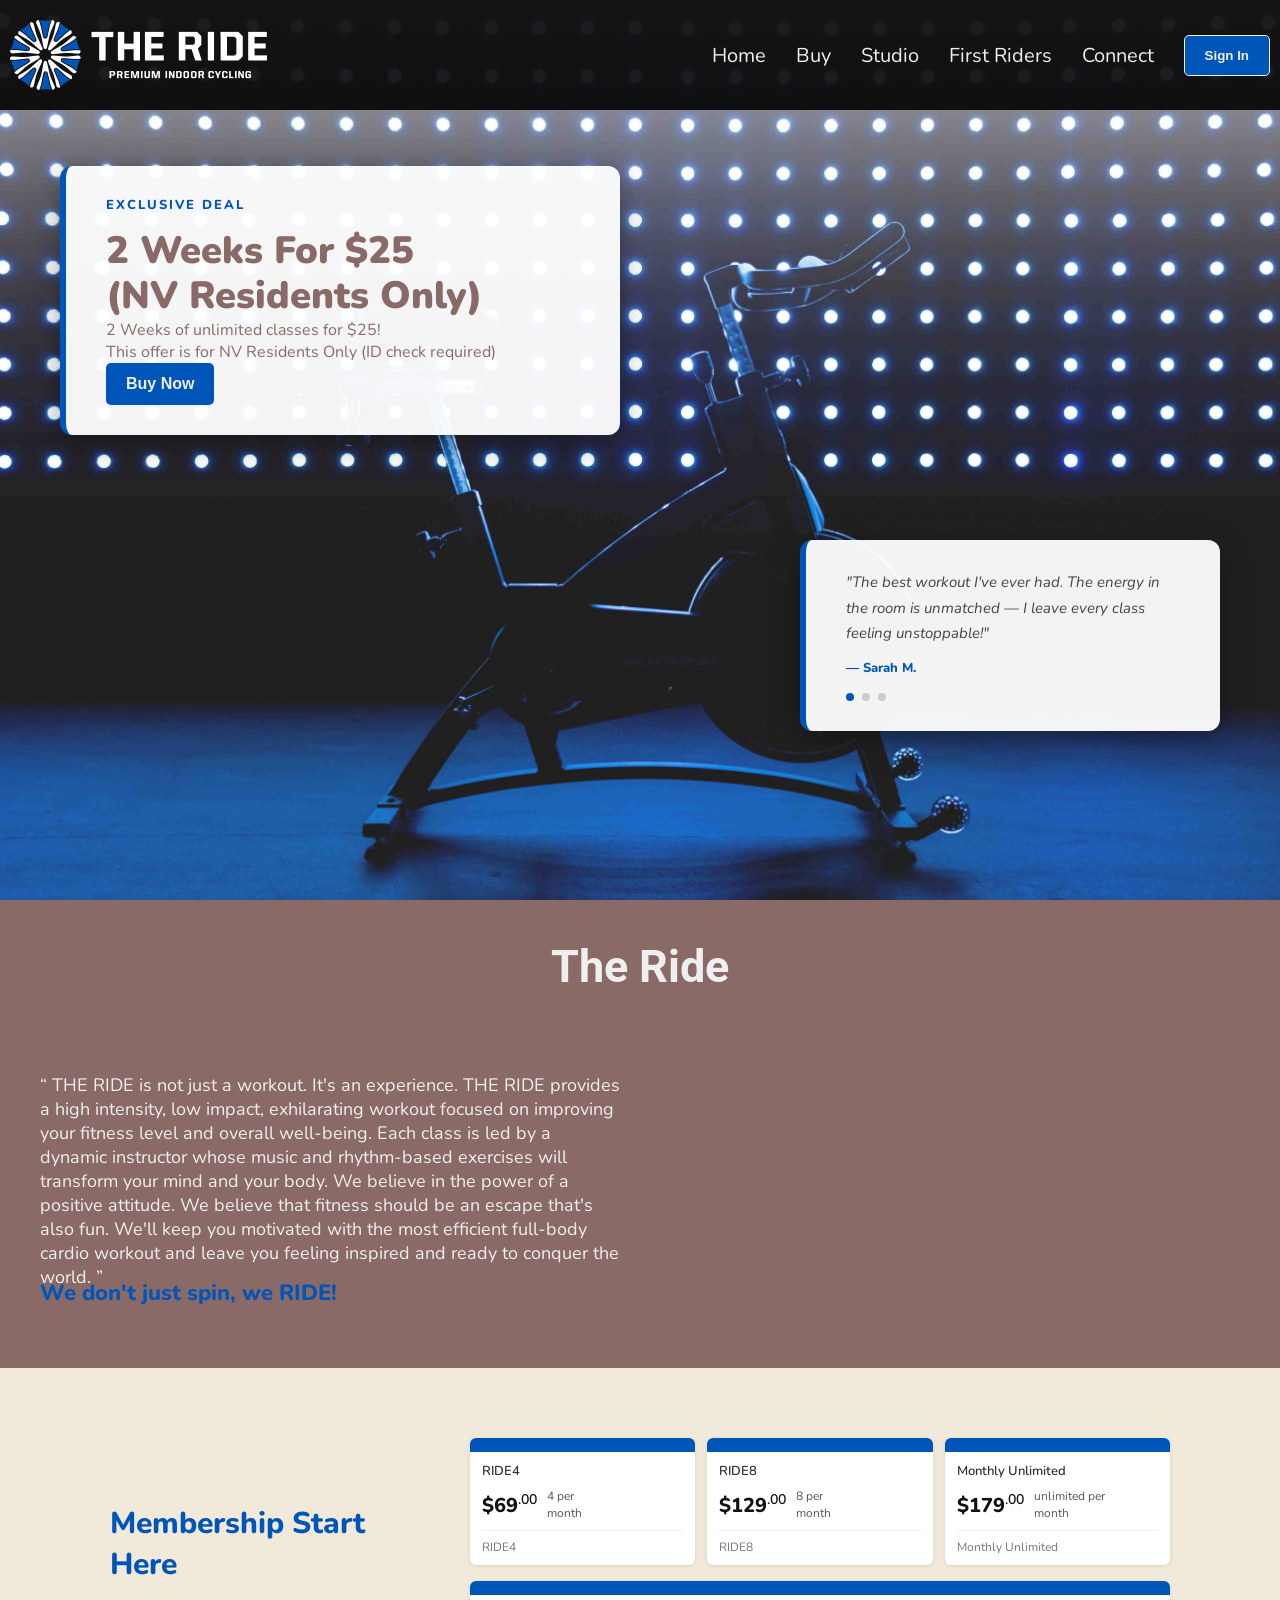
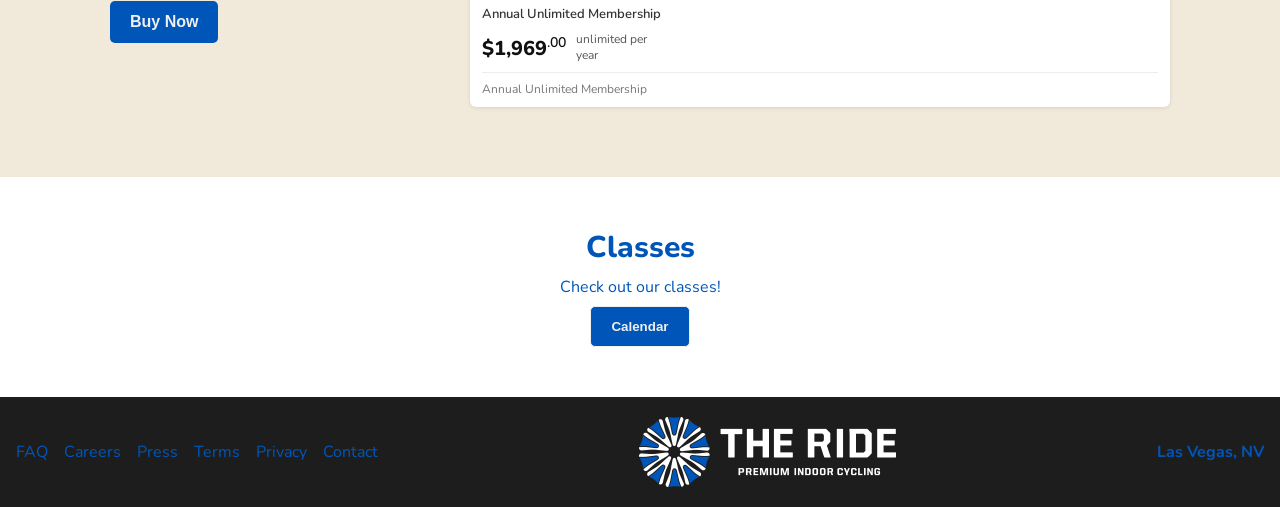
<file: index.html>
<!DOCTYPE html>
<html lang="en">
<head>
    <meta charset="UTF-8">
    <meta name="viewport" content="width=device-width, initial-scale=1.0">
    <title>The Ride Premium Indoor Cycling</title>
    <link rel="stylesheet" type="text/css" href="style.css">
</head>
<body>

    <header id="main-header">
        <div class="container">
                <nav>
                <img src="assets/theridelogo.png" alt="The-Ride-Logo" class="logo">
                 <ul class="nav-list">
                    <li> <a href="index.html">Home</a> </li>
                    <li> <a href="buy.html">Buy</a> </li>
                    <li> <a href="studio.html">Studio</a> </li>
                    <li> <a href="firstriders.html">First Riders</a> </li>
                    <li> <a href="connect.html">Connect</a> </li>
                    <li> <button class="btn btn-secondary">Sign In</button> </li>
                </ul>
            </nav>
        </div>

             <div class="home-header">
                <article class="promo-container"> 
                <h1 class="intro-heading"> 
                    Exclusive Deal
                </h1>

                <h1 class="main-heading"> 
                    2 Weeks For $25 <br>
                    (NV Residents Only)
                </h1>

                <p>
                    2 Weeks of unlimited classes for $25! <br>
                    This offer is for NV Residents Only (ID check required)
                </p>
                
                <button class="btn btn-primary">
                    Buy Now
                </button>
                </article>
            </div>
            
        </div> 

        <section id="testimonials">
            <div class="testimonial-slider">

                <input type="radio" name="testimonial" id="t1" checked>
                <input type="radio" name="testimonial" id="t2">
                <input type="radio" name="testimonial" id="t3">

                <div class="testimonial-card">
                    <p class="testimonial-text">"The best workout I've ever had. The energy in the room is unmatched — I leave every class feeling unstoppable!"</p>
                    <p class="testimonial-author">— Sarah M.</p>
                </div>

                <div class="testimonial-card">
                    <p class="testimonial-text">"I was nervous as a first timer but the instructors made it so welcoming. Now I come 3 times a week!"</p>
                    <p class="testimonial-author">— James R.</p>
                </div>

                <div class="testimonial-card">
                    <p class="testimonial-text">"The music, the lights, the vibe — it does not feel like a workout. It feels like a party on a bike."</p>
                    <p class="testimonial-author">— Kyla T.</p>
                </div>

                <div class="testimonial-dots">
                    <label for="t1" class="dot"></label>
                    <label for="t2" class="dot"></label>
                    <label for="t3" class="dot"></label>
                </div>

            </div>
        </section>

    </header>

    <main>
        <section id="review">
            <div class="container">
                <h1>The Ride</h1>
                 <div class="content-row">
                <p>
                    <q>
                        THE RIDE is not just a workout. It's an experience. THE RIDE provides a high intensity, low impact, 
                        exhilarating workout focused on improving your fitness level and overall well-being. Each class is 
                        led by a dynamic instructor whose music and rhythm-based exercises will transform your mind and your body.
                        We believe in the power of a positive attitude. We believe that fitness should be an escape that's also fun.
                        We'll keep you motivated with the most efficient full-body cardio workout and leave you feeling inspired and 
                        ready to conquer the world.
                    </q>
                </p>
                <div class="video">
                <iframe width="560" height="315" src="https://www.youtube.com/embed/-xD1c1HB2U4?si=TEjBEC9STP36n8Jj" title="YouTube video player" frameborder="0" allow="accelerometer; autoplay; clipboard-write; encrypted-media; gyroscope; picture-in-picture; web-share" referrerpolicy="strict-origin-when-cross-origin" allowfullscreen></iframe>  
                </div>

            </div>
            <h3 class="text"> We don't just spin, we RIDE!</h3>
        
        </section>

        <section id="membership">
    <div class="container">
        <div class="membership-content">
            <h1>Membership Start Here</h1>
            <button class="btn btn-primary">Buy Now</button>
        </div>

        <div class="price-cards">
            <div class="price-row">
                <div class="price-card">
                    <div class="price-card-top"></div>
                    <div class="price-card-body">
                        <p class="plan-name">RIDE4</p>
                        <div class="price-line">
                            <span class="price-big">$69<sup>.00</sup></span>
                            <span class="price-freq">4 per<br>month</span>
                        </div>

                        <p class="plan-label">RIDE4</p>
                    </div>
                </div>
                <div class="price-card">
                    <div class="price-card-top"></div>
                    <div class="price-card-body">
                        <p class="plan-name">RIDE8</p>
                        <div class="price-line">
                            <span class="price-big">$129<sup>.00</sup></span>
                            <span class="price-freq">8 per<br>month</span>
                        </div>

                        <p class="plan-label">RIDE8</p>
                    </div>
                </div>
                <div class="price-card">
                    <div class="price-card-top"></div>
                    <div class="price-card-body">
                        <p class="plan-name">Monthly Unlimited</p>
                        <div class="price-line">
                            <span class="price-big">$179<sup>.00</sup></span>
                            <span class="price-freq">unlimited per<br>month</span>
                        </div>

                        <p class="plan-label">Monthly Unlimited</p>
                    </div>
                </div>
            </div>
            <div class="price-row">
                <div class="price-card">
                    <div class="price-card-top"></div>
                    <div class="price-card-body">
                        <p class="plan-name">Annual Unlimited Membership</p>
                        <div class="price-line">
                            <span class="price-big">$1,969<sup>.00</sup></span>
                            <span class="price-freq">unlimited per<br>year</span>
                        </div>

                        <p class="plan-label">Annual Unlimited Membership</p>
                    </div>
                </div>
            </div>
        </div>
    </div>
</section>

        <section id="questions">
            <div class="container">

                <h1>Classes</h1>
                <p>Check out our classes!</p>

                <button class="btn btn-secondary">Calendar</button>

            </div>
        </section>

    </main>
    
    <footer>
        <div class="container">
            <ul class="footer-list">
                    <li> <a href="#">FAQ</a> </li>
                    <li> <a href="#">Careers</a> </li>
                    <li> <a href="#">Press</a> </li>
                    <li> <a href="#">Terms</a> </li>
                    <li> <a href="#">Privacy</a> </li>
                    <li> <a href="#">Contact</a> </li>
            </ul>
            <img src="assets/theridelogo.png" alt="TheRide-Logo" class="footer-logo">
            <p><b>Las Vegas, NV</b></p>
        </div>
    </footer>
    
</body>
</html>
</file>
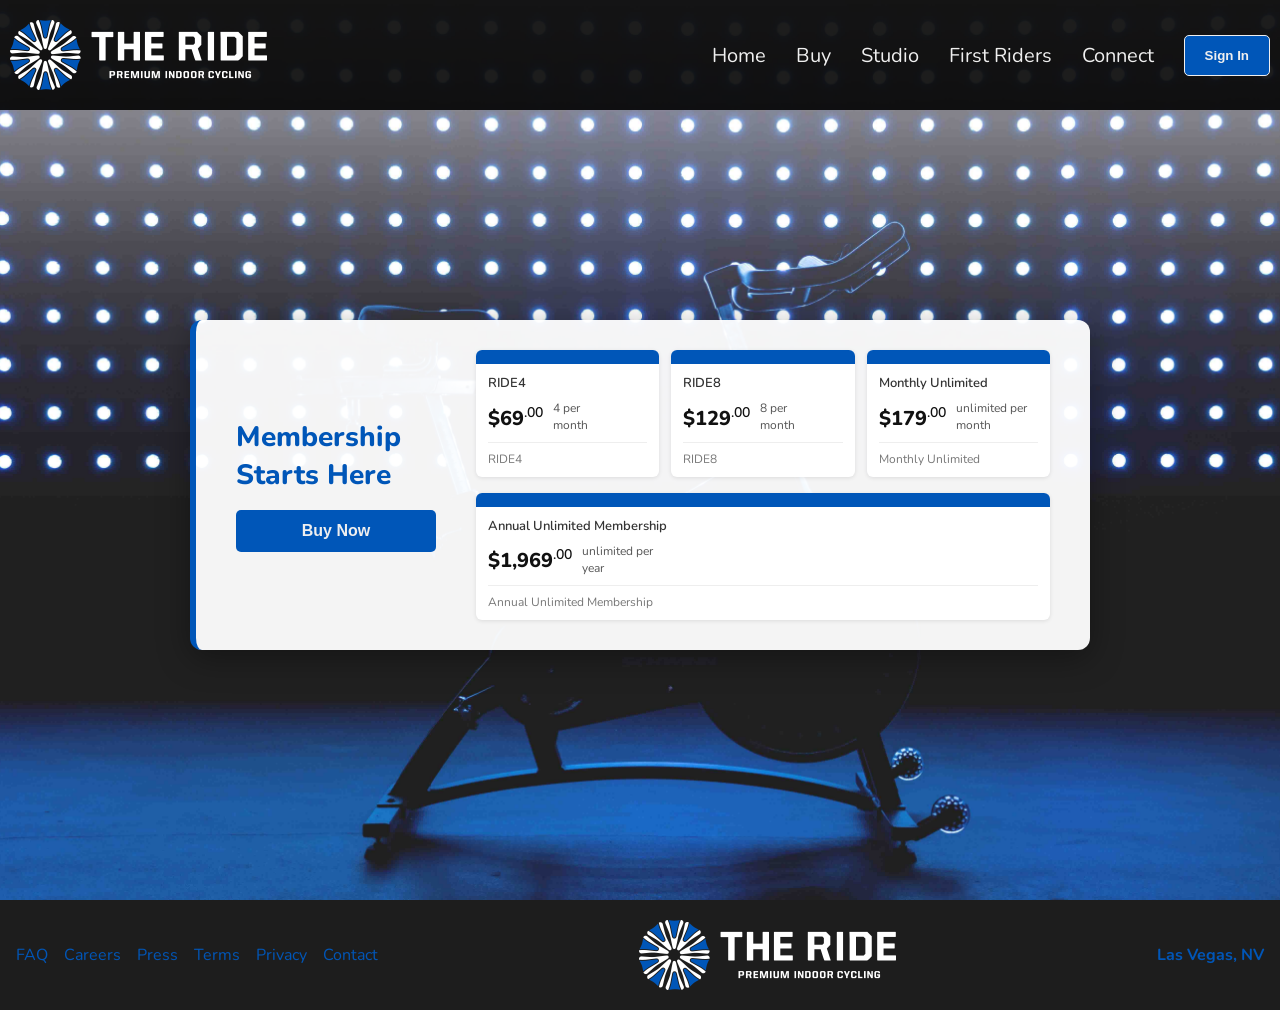
<file: buy.html>
<!DOCTYPE html>
<html lang="en">
<head>
    <meta charset="UTF-8">
    <meta name="viewport" content="width=device-width, initial-scale=1.0">
    <title>The Ride Premium Indoor Cycling</title>
    <link rel="stylesheet" type="text/css" href="style.css">
</head>
<body>

    <header id="main-header">
        <div class="container">
                <nav>
                <img src="assets/theridelogo.png" alt="The-Ride-Logo" class="logo">
                <ul class="nav-list">
                    <li> <a href="index.html">Home</a> </li>
                    <li> <a href="buy.html">Buy</a> </li>
                    <li> <a href="studio.html">Studio</a> </li>
                    <li> <a href="firstriders.html">First Riders</a> </li>
                    <li> <a href="connect.html">Connect</a> </li>
                    <li> <button class="btn btn-secondary">Sign In</button> </li>
                </ul>
            </nav>
        </div>

        <div class="buy-header">
            <div class="buy-overlay">
                <div class="buy-left">
                    <h1>Membership<br>Starts Here</h1>
                    <button class="btn btn-primary">Buy Now</button>
                </div>
                <div class="price-cards">
                    <div class="price-row">
                        <div class="price-card">
                            <div class="price-card-top"></div>
                            <div class="price-card-body">
                                <p class="plan-name">RIDE4</p>
                                <div class="price-line">
                                    <span class="price-big">$69<sup>.00</sup></span>
                                    <span class="price-freq">4 per<br>month</span>
                                </div>
                                <p class="plan-label">RIDE4</p>
                            </div>
                        </div>
                        <div class="price-card">
                            <div class="price-card-top"></div>
                            <div class="price-card-body">
                                <p class="plan-name">RIDE8</p>
                                <div class="price-line">
                                    <span class="price-big">$129<sup>.00</sup></span>
                                    <span class="price-freq">8 per<br>month</span>
                                </div>
                                <p class="plan-label">RIDE8</p>
                            </div>
                        </div>
                        <div class="price-card">
                            <div class="price-card-top"></div>
                            <div class="price-card-body">
                                <p class="plan-name">Monthly Unlimited</p>
                                <div class="price-line">
                                    <span class="price-big">$179<sup>.00</sup></span>
                                    <span class="price-freq">unlimited per<br>month</span>
                                </div>
                                <p class="plan-label">Monthly Unlimited</p>
                            </div>
                        </div>
                    </div>
                    <div class="price-row">
                        <div class="price-card">
                            <div class="price-card-top"></div>
                            <div class="price-card-body">
                                <p class="plan-name">Annual Unlimited Membership</p>
                                <div class="price-line">
                                    <span class="price-big">$1,969<sup>.00</sup></span>
                                    <span class="price-freq">unlimited per<br>year</span>
                                </div>
                                <p class="plan-label">Annual Unlimited Membership</p>
                            </div>
                        </div>
                    </div>
                </div>
            </div>
        </div>
    </header>

    <main>

    </main>
    
    <footer>
        <div class="container">
            <ul class="footer-list">
                    <li> <a href="#">FAQ</a> </li>
                    <li> <a href="#">Careers</a> </li>
                    <li> <a href="#">Press</a> </li>
                    <li> <a href="#">Terms</a> </li>
                    <li> <a href="#">Privacy</a> </li>
                    <li> <a href="#">Contact</a> </li>
            </ul>
            <img src="assets/theridelogo.png" alt="TheRide-Logo" class="footer-logo">
            <p><b>Las Vegas, NV</b></p>
        </div>
    </footer>
    
</body>
</html>
</file>
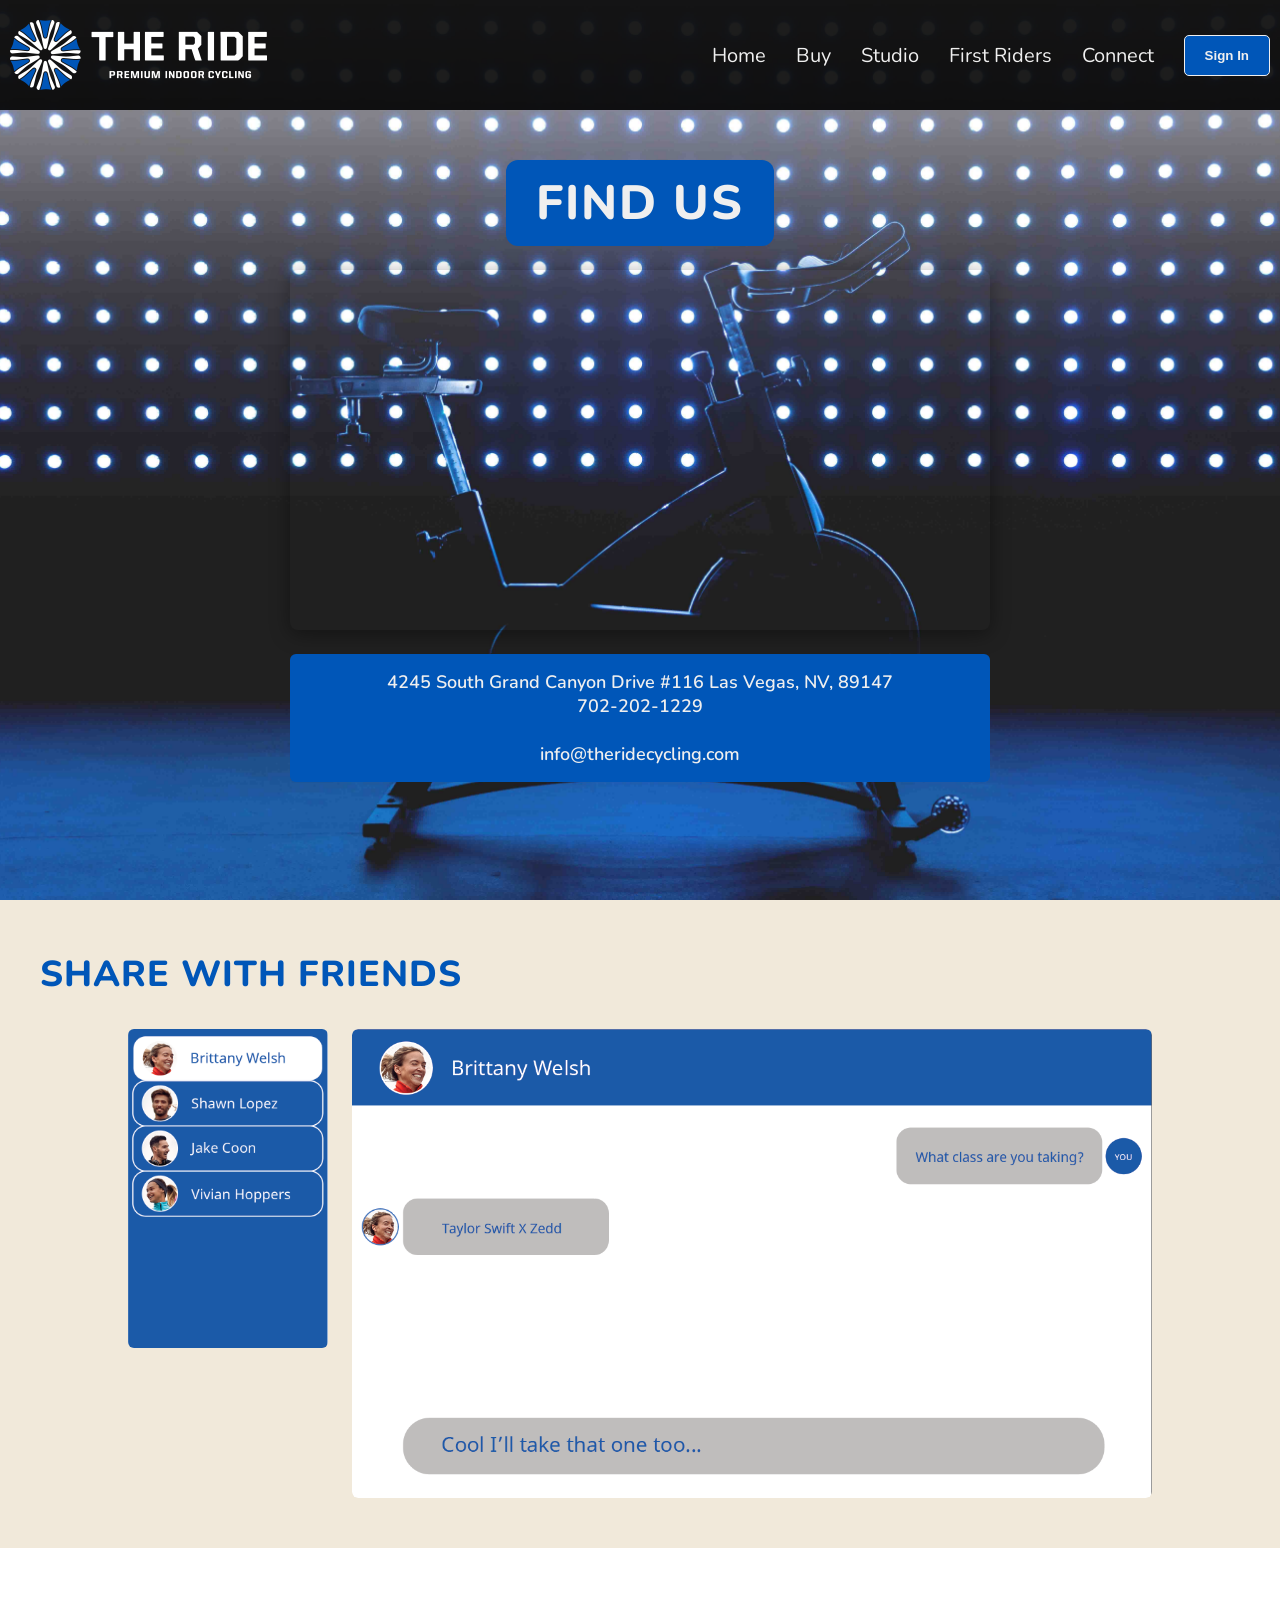
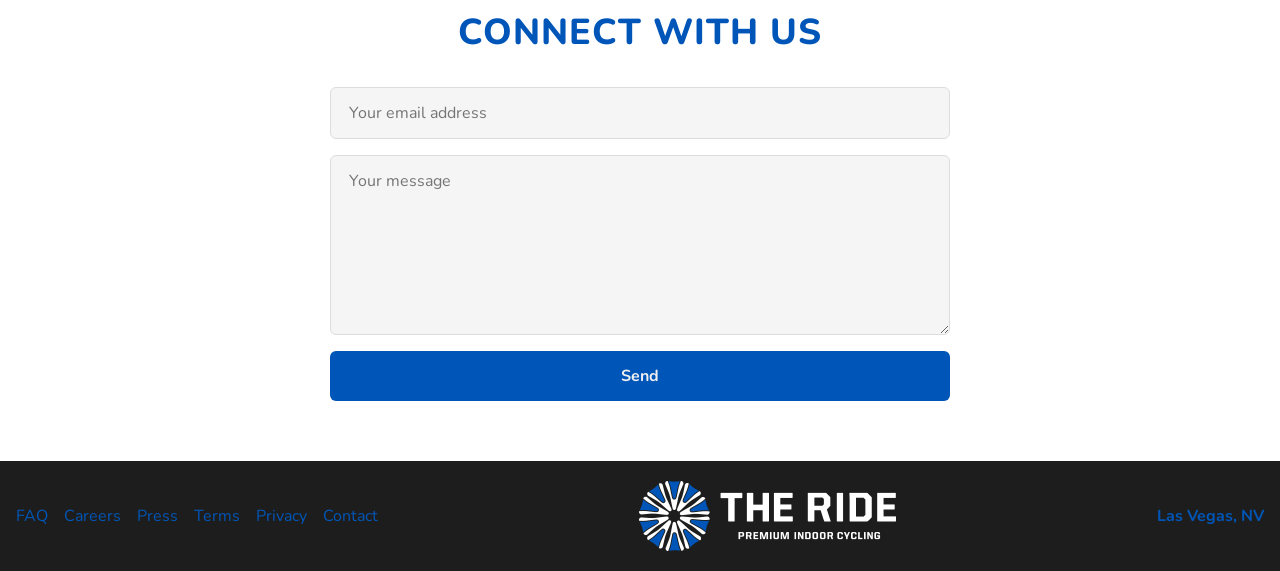
<file: connect.html>
<!DOCTYPE html>
<html lang="en">
<head>
    <meta charset="UTF-8">
    <meta name="viewport" content="width=device-width, initial-scale=1.0">
    <title>The Ride Premium Indoor Cycling</title>
    <link rel="stylesheet" type="text/css" href="style.css">
</head>
<body>

    <header id="main-header">
        <div class="container">
                <nav>
                <img src="assets/theridelogo.png" alt="The-Ride-Logo" class="logo">
                <ul class="nav-list">
                    <li> <a href="index.html">Home</a> </li>
                    <li> <a href="buy.html">Buy</a> </li>
                    <li> <a href="studio.html">Studio</a> </li>
                    <li> <a href="firstriders.html">First Riders</a> </li>
                    <li> <a href="connect.html">Connect</a> </li>
                    <li> <button class="btn btn-secondary">Sign In</button> </li>
                </ul>
            </nav>
        </div>

         <section id="find-us">
            <h1>Find Us</h1>
 
            <div class="map-wrapper">
              <iframe src="https://www.google.com/maps/embed?pb=!1m18!1m12!1m3!1d805.8085011142024!2d-115.30742023040366!3d36.11215639827823!2m3!1f0!2f0!3f0!3m2!1i1024!2i768!4f13.1!3m3!1m2!1s0x80c8b8b55d4512f3%3A0x19895cce2e7e7bc4!2s4245%20S%20Grand%20Canyon%20Dr%20UNIT%20116%2C%20Las%20Vegas%2C%20NV%2089148!5e0!3m2!1sen!2sus!4v1776134017887!5m2!1sen!2sus" width="600" height="450" style="border:0;" allowfullscreen="" loading="lazy" referrerpolicy="no-referrer-when-downgrade"></iframe>
            </div>
 
            <div class="address-box">
                4245 South Grand Canyon Drive #116 Las Vegas, NV, 89147
                <br>702-202-1229<br>
                <br>info@theridecycling.com<br>
            </div>
        </section>

    </header>

    <main>
        <section id="connect-friends">
            <h2>Share with Friends</h2>
            <div class="friends-row">
                <div class="friends-img-slot">
                    <img src="assets/Friends-Bar.png" alt="Add Friends">
                </div>
 
                <!--
                    TEXT MESSAGE BOX image slot
                    Replace the img src with your image file, e.g.:
                    <img src="assets/text-message.png" alt="Text Message">
                -->
                <div class="message-img-slot">
                    <img src="assets/Message.png" alt="Text Message">
                </div>
 
            </div>
        </section>
 
        <section id="connect-us">
            <h2>Connect With Us</h2>
 
            <div class="contact-form">
                <input type="email" id="contact-email" placeholder="Your email address" required>
                <textarea id="contact-message" placeholder="Your message"></textarea>
                <button class="send-btn" onclick="handleSend()">Send</button>
            </div>
        </section> 
    </main>
    
    <footer>
        <div class="container">
            <ul class="footer-list">
                    <li> <a href="#">FAQ</a> </li>
                    <li> <a href="#">Careers</a> </li>
                    <li> <a href="#">Press</a> </li>
                    <li> <a href="#">Terms</a> </li>
                    <li> <a href="#">Privacy</a> </li>
                    <li> <a href="#">Contact</a> </li>
            </ul>
            <img src="assets/theridelogo.png" alt="TheRide-Logo" class="footer-logo">
            <p><b>Las Vegas, NV</b></p>
        </div>
    </footer>
    
</body>
</html>
</file>
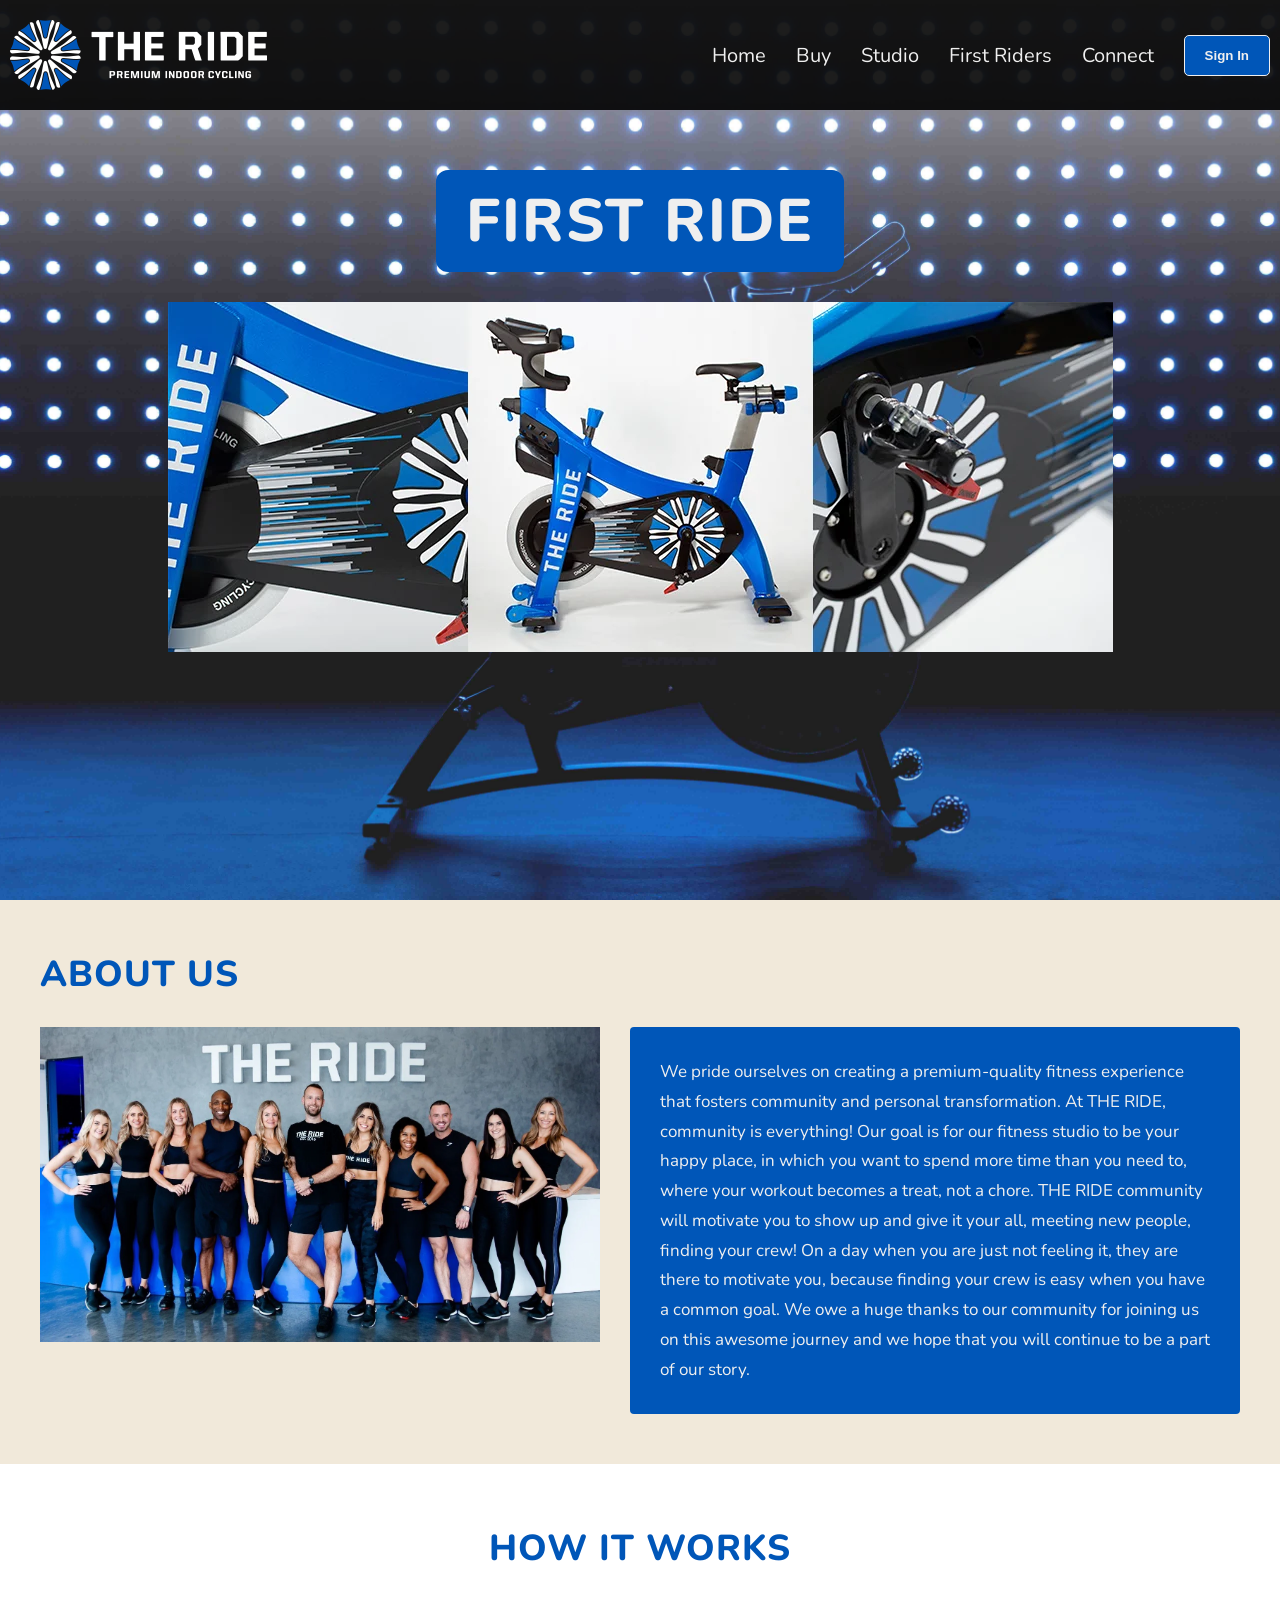
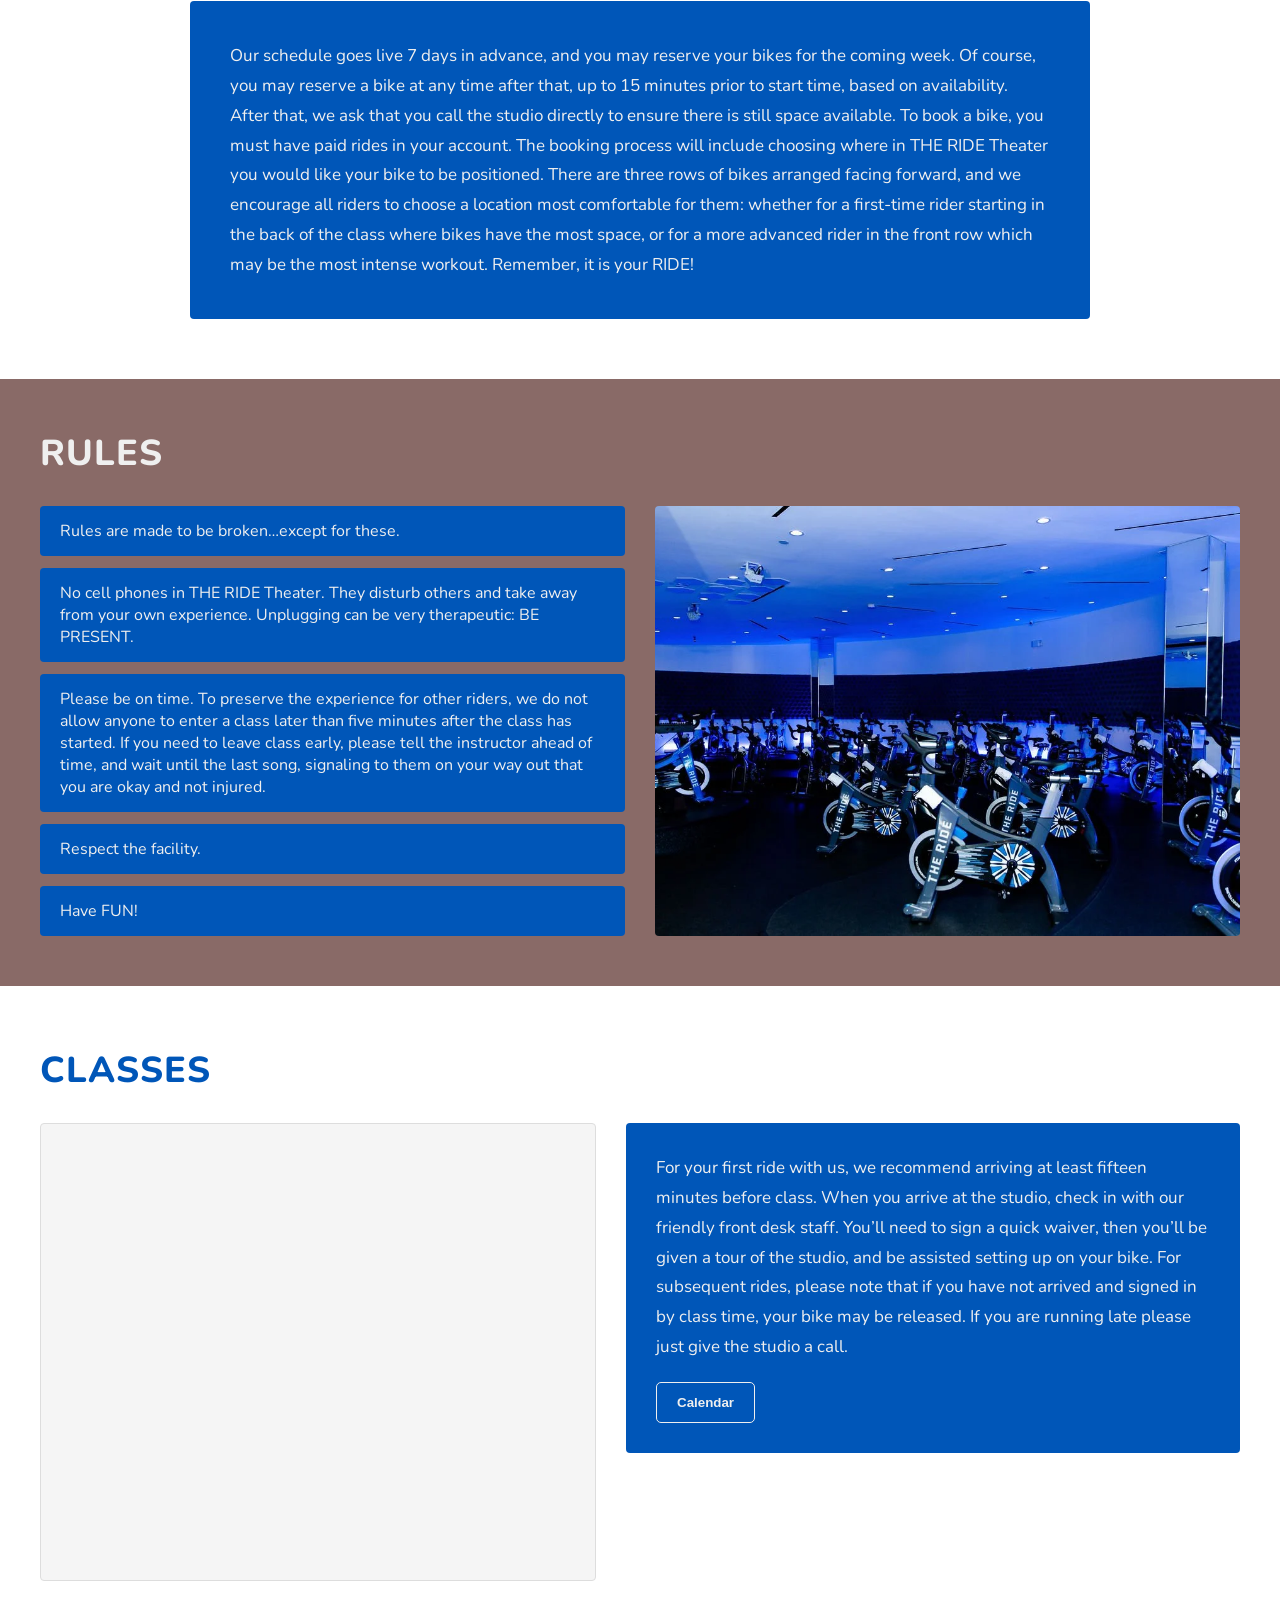
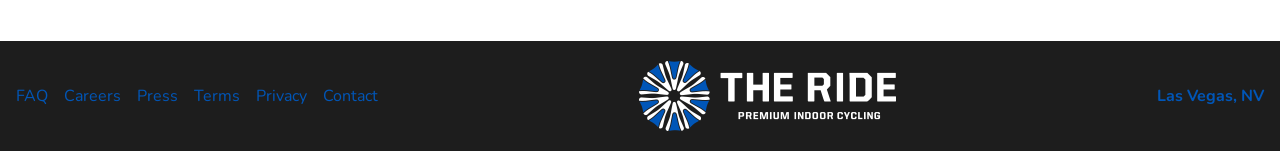
<file: firstriders.html>
<!DOCTYPE html>
<html lang="en">
<head>
    <meta charset="UTF-8">
    <meta name="viewport" content="width=device-width, initial-scale=1.0">
    <title>The Ride Premium Indoor Cycling</title>
    <link rel="stylesheet" type="text/css" href="style.css">
</head>
<body>
 
    <header id="main-header">
        <div class="container">
            <nav>
                <img src="assets/theridelogo.png" alt="The-Ride-Logo" class="logo">
                <ul class="nav-list">
                    <li><a href="index.html">Home</a></li>
                    <li><a href="buy.html">Buy</a></li>
                    <li><a href="studio.html">Studio</a></li>
                    <li><a href="firstriders.html">First Riders</a></li>
                    <li><a href="connect.html">Connect</a></li>
                    <li><button class="btn btn-secondary">Sign In</button></li>
                </ul>
            </nav>
        </div>

        <div class="firstriders">
        <h1 class="firstriders-heading">First Ride</h1>
        <img src="assets/Bike.webp" alt="First Ride" class="Bike-Image">
        </div>

    </header>
 
    <main>
 
        <section id="about-us">
            <span class="section-label">About Us</span>
            <div class="about-row">
                <div class="about-image-placeholder">
                     <img width="560" height="315" src="assets/Team+Ride.webp" alt="About The Ride">
                </div>
                <div class="about-body">
                    <p>
                      We pride ourselves on creating a premium-quality fitness experience that fosters community and personal transformation.

                    At THE RIDE, community is everything! Our goal is for our fitness studio to be your happy place, in which you want to spend more time than you need to, where your workout becomes a treat, not a chore. THE RIDE community will motivate you to show up and give it your all, meeting new people, finding your crew! On a day when you are just not feeling it, they are there to motivate you, because finding your crew is easy when you have a common goal. We owe a huge thanks to our community for joining us on this awesome journey and we hope that you will continue to be a part of our story.
                    </p>
                </div>
            </div>
        </section>
 
        <section id="how-it-works">
            <span class="section-label">How It Works</span>
            <div class="how-body">
                <p>
                    Our schedule goes live 7 days in advance, and you may reserve your bikes for the coming week. Of course, you may reserve a bike at any time after that, up to 15 minutes prior to start time, based on availability. After that, we ask that you call the studio directly to ensure there is still space available. To book a bike, you must have paid rides in your account. The booking process will include choosing where in THE RIDE Theater you would like your bike to be positioned. There are three rows of bikes arranged facing forward, and we encourage all riders to choose a location most comfortable for them: whether for a first-time rider starting in the back of the class where bikes have the most space, or for a more advanced rider in the front row which may be the most intense workout. Remember, it is your RIDE!
                </p>
            </div>
        </section>
 
        <section id="rules">
            <span class="section-label">Rules</span>
             <div class="rules-row">
            <ul class="rules-list">
                <li>Rules are made to be broken…except for these.</li>
                <li>No cell phones in THE RIDE Theater. They disturb others and take away from your own experience. Unplugging can be very therapeutic: BE PRESENT.</li>
                <li>Please be on time. To preserve the experience for other riders, we do not allow anyone to enter a class later than five minutes after the class has started. If you need to leave class early, please tell the instructor ahead of time, and wait until the last song, signaling to them on your way out that you are okay and not injured.</li>
                <li>Respect the facility.</li>
                <li>Have FUN!</li>
            </ul>
            <div class="rules-image">
            <img src="assets/Class.webp" alt="Inside Class">
            </div>
        </section>
 
    
        <section id="classes-calendar">
            <span class="section-label">Classes</span>
            <div class="classes-row">
                 <div class="calendar-wrapper">
                        <iframe 
                            src="https://calendar.google.com/calendar/embed?src=YOUR_CALENDAR_ID&ctz=America%2FLos_Angeles"
                            frameborder="0" scrolling="no">
                        </iframe>
                    </div>
 
                <div class="classes-body">
                    <p>
                        For your first ride with us, we recommend arriving at least fifteen minutes before class. When you arrive at the studio, check in with our friendly front desk staff. You’ll need to sign a quick waiver, then you’ll be given a tour of the studio, and be assisted setting up on your bike. For subsequent rides, please note that if you have not arrived and signed in by class time, your bike may be released. If you are running late please just give the studio a call.
                    </p>
                    <button class="btn btn-secondary">Calendar</button>
                </div>
 
            </div>
        </section>
 
    </main>
 
    <footer>
        <div class="container">
            <ul class="footer-list">
                <li><a href="#">FAQ</a></li>
                <li><a href="#">Careers</a></li>
                <li><a href="#">Press</a></li>
                <li><a href="#">Terms</a></li>
                <li><a href="#">Privacy</a></li>
                <li><a href="#">Contact</a></li>
            </ul>
            <img src="assets/theridelogo.png" alt="TheRide-Logo" class="footer-logo">
            <p><b>Las Vegas, NV</b></p>
        </div>
    </footer>
 
</body>
</html>
</file>
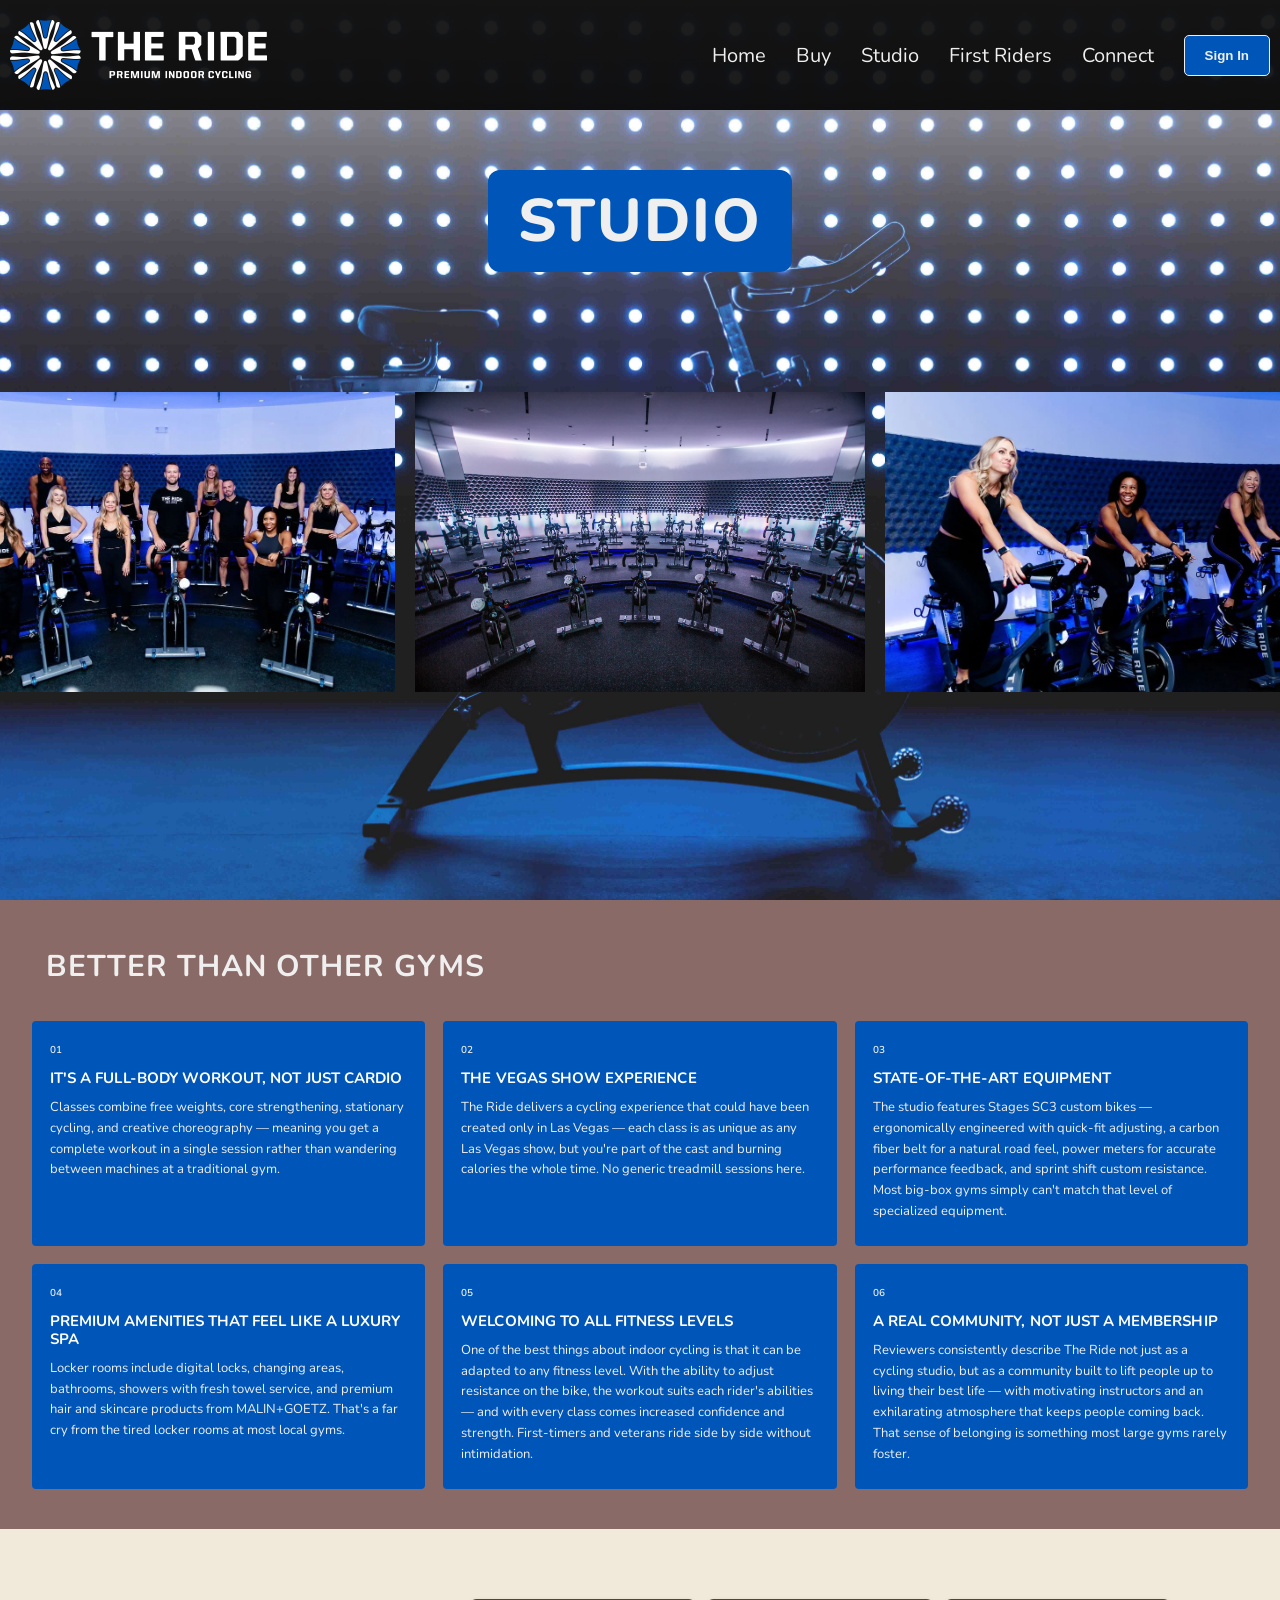
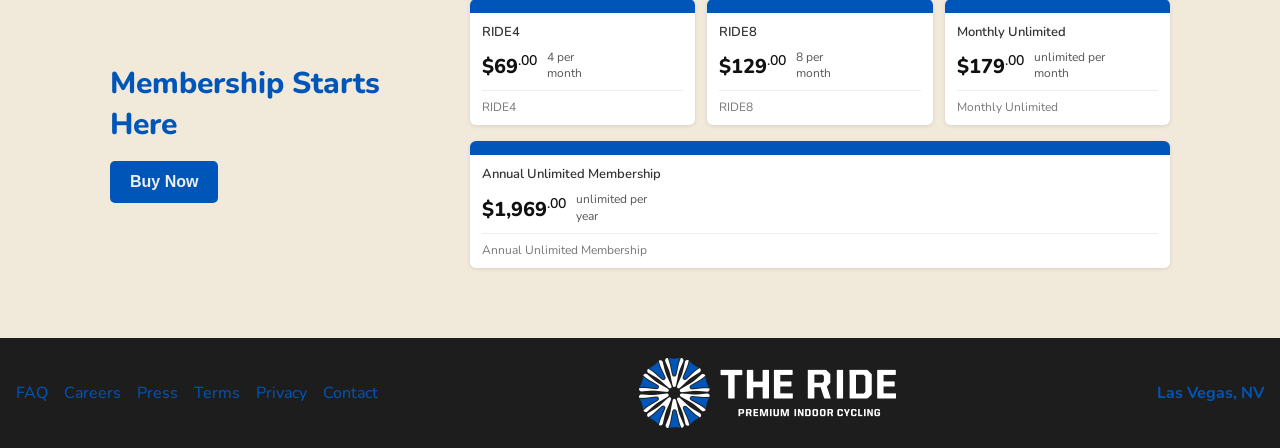
<file: studio.html>
<!DOCTYPE html>
<html lang="en">
<head>
    <meta charset="UTF-8">
    <meta name="viewport" content="width=device-width, initial-scale=1.0">
    <title>The Ride Premium Indoor Cycling</title>
    <link rel="stylesheet" type="text/css" href="style.css">
</head>
<body>

    <header id="main-header">
        <div class="container">
                <nav>
                <img src="assets/theridelogo.png" alt="The-Ride-Logo" class="logo">
                <ul class="nav-list">
                    <li> <a href="index.html">Home</a> </li>
                    <li> <a href="buy.html">Buy</a> </li>
                    <li> <a href="studio.html">Studio</a> </li>
                    <li> <a href="firstriders.html">First Riders</a> </li>
                    <li> <a href="connect.html">Connect</a> </li>
                    <li> <button class="btn btn-secondary">Sign In</button> </li>
                </ul>
            </nav>
        </div>

        <div class="studioheader">
        <h1 class="studio-heading">Studio</h1>
        </div>

        <section id="studio">
            <div class="studio-images">
                <img src="assets/studio2.webp" alt="Studio2" width="450px" height="300px">
                <img src="assets/studio1.webp" alt="Studio1" width="450px" height="300px">
                <img src="assets/studio3.webp" alt="Studio3" width="450px" height="300px">
            </div>
        </section>

    </header>

    <main>
        <section id="studio-text">
            <div class="header">
                <h1>Better Than Other Gyms</h1>
            </div>

            <div class="grid">

        <div class="card">
            <div class="card-number">01</div>
            <div class="card-title">It's a Full-Body Workout, Not Just Cardio</div>
            <div class="card-body">Classes combine free weights, core strengthening, stationary cycling, and creative choreography — meaning you get a complete workout in a single session rather than wandering between machines at a traditional gym.</div>
        </div>

        <div class="card">
            <div class="card-number">02</div>
            <div class="card-title">The Vegas Show Experience</div>
            <div class="card-body">The Ride delivers a cycling experience that could have been created only in Las Vegas — each class is as unique as any Las Vegas show, but you're part of the cast and burning calories the whole time. No generic treadmill sessions here.</div>
        </div>

        <div class="card">
            <div class="card-number">03</div>
            <div class="card-title">State-of-the-Art Equipment</div>
            <div class="card-body">The studio features Stages SC3 custom bikes — ergonomically engineered with quick-fit adjusting, a carbon fiber belt for a natural road feel, power meters for accurate performance feedback, and sprint shift custom resistance. Most big-box gyms simply can't match that level of specialized equipment.</div>
        </div>

        <div class="card">
            <div class="card-number">04</div>
            <div class="card-title">Premium Amenities That Feel Like a Luxury Spa</div>
            <div class="card-body">Locker rooms include digital locks, changing areas, bathrooms, showers with fresh towel service, and premium hair and skincare products from MALIN+GOETZ. That's a far cry from the tired locker rooms at most local gyms.</div>
        </div>

        <div class="card">
            <div class="card-number">05</div>
            <div class="card-title">Welcoming to All Fitness Levels</div>
            <div class="card-body">One of the best things about indoor cycling is that it can be adapted to any fitness level. With the ability to adjust resistance on the bike, the workout suits each rider's abilities — and with every class comes increased confidence and strength. First-timers and veterans ride side by side without intimidation.</div>
        </div>

        <div class="card">
            <div class="card-number">06</div>
            <div class="card-title">A Real Community, Not Just a Membership</div>
            <div class="card-body">Reviewers consistently describe The Ride not just as a cycling studio, but as a community built to lift people up to living their best life — with motivating instructors and an exhilarating atmosphere that keeps people coming back. That sense of belonging is something most large gyms rarely foster.</div>
        </div>

  </div>



        </section>



         <section id="membership">
    <div class="container">
        <div class="membership-content">
            <h1>Membership Starts Here</h1>
            <button class="btn btn-primary">Buy Now</button>
        </div>

        <div class="price-cards">
            <div class="price-row">
                <div class="price-card">
                    <div class="price-card-top"></div>
                    <div class="price-card-body">
                        <p class="plan-name">RIDE4</p>
                        <div class="price-line">
                            <span class="price-big">$69<sup>.00</sup></span>
                            <span class="price-freq">4 per<br>month</span>
                        </div>

                        <p class="plan-label">RIDE4</p>
                    </div>
                </div>
                <div class="price-card">
                    <div class="price-card-top"></div>
                    <div class="price-card-body">
                        <p class="plan-name">RIDE8</p>
                        <div class="price-line">
                            <span class="price-big">$129<sup>.00</sup></span>
                            <span class="price-freq">8 per<br>month</span>
                        </div>

                        <p class="plan-label">RIDE8</p>
                    </div>
                </div>
                <div class="price-card">
                    <div class="price-card-top"></div>
                    <div class="price-card-body">
                        <p class="plan-name">Monthly Unlimited</p>
                        <div class="price-line">
                            <span class="price-big">$179<sup>.00</sup></span>
                            <span class="price-freq">unlimited per<br>month</span>
                        </div>

                        <p class="plan-label">Monthly Unlimited</p>
                    </div>
                </div>
            </div>
            <div class="price-row">
                <div class="price-card">
                    <div class="price-card-top"></div>
                    <div class="price-card-body">
                        <p class="plan-name">Annual Unlimited Membership</p>
                        <div class="price-line">
                            <span class="price-big">$1,969<sup>.00</sup></span>
                            <span class="price-freq">unlimited per<br>year</span>
                        </div>

                        <p class="plan-label">Annual Unlimited Membership</p>

                    </div>
                </div>
            </div>
        </div>
    </div>
</section>


    </main>
    
    <footer>
        <div class="container">
            <ul class="footer-list">
                    <li> <a href="#">FAQ</a> </li>
                    <li> <a href="#">Careers</a> </li>
                    <li> <a href="#">Press</a> </li>
                    <li> <a href="#">Terms</a> </li>
                    <li> <a href="#">Privacy</a> </li>
                    <li> <a href="#">Contact</a> </li>
            </ul>
            <img src="assets/theridelogo.png" alt="TheRide-Logo" class="footer-logo">
            <p><b>Las Vegas, NV</b></p>
        </div>
    </footer>
    
</body>
</html>
</file>
<file: style.css>
@charset "UTF-8";

@import url('https://fonts.googleapis.com/css2?family=Nunito:ital,wght@0,200..1000;1,200..1000&family=Roboto:ital,wght@0,100..900;1,100..900&display=swap');

@import url('https://fonts.googleapis.com/css2?family=Nunito:ital,wght@0,200..1000;1,200..1000&family=Roboto:ital,wght@0,100..900;1,100..900&display=swap');


/* Remove Defult Margins */

* {
    margin: 0;
    padding: 0;
    box-sizing: border-box;
}

/* Remove White Gaps at Top/Bottom */

html, body {
    height: 100%;
}

:root {
    --primary: #0056B8;
    --secondary: #896A67;
    --white: #efefef;
}

body { /* body text */
    font-family: "Nunito", sans-serif;
    color: var(--primary);
}

a {
    text-decoration: none;
}

#main-header {/* background picture */
    background-image: url(assets/homebackground.jpg);
    min-height: 100vh;
    background-position: top center;
    background-size: cover;
}

.container { /* Nav bar (group) */
    width: 100%; 
    max-width: 100%;
    padding: 10px;
    margin: auto;
    background-color: #000000e2; /* background color */
    padding: 20px 10px; 
}


nav {
    display: flex;
    justify-content: space-between;
    align-items: center;
}

.nav-list {
    display: flex;
    list-style: none;
    grid-gap: 30px;
    align-items: center;
    margin-top: px;
    font-size: 20px;
}

.nav-list a {
    color: var(--white) /* text color*/
}

.btn {
    padding: 12px 20px;
    background: transparent;
    outline: none;
    cursor: pointer;
    border-radius: 5px;
}

.btn-secondary { /* sign in button */
    background-color: var(--primary);
    border: 1px solid var(--white);
    color: var(--white);
    font-weight: bold;
}

.btn-primary { /* buy button */
    border: none;
    font-weight: bold;
    font-size: medium;
    background-color: var(--primary);
    color: var(--white);
}

.home-header .intro-heading {
    font-size: 13px;
    color: var(--primary);
    font-weight: 800;
    text-transform: uppercase;  
    letter-spacing: 2px;        
    margin-bottom: 8px;
}

.home-header .main-heading {
    font-size: 38px;
    text-align: left;
    margin-top: 6px;
    padding-top: 6px;
    font-weight: 900;
    line-height: 1.2;           
    color: var(--secondary);
}

.home-header {
    display: flex;
    flex-direction: column;
    align-items: flex-start;     
    justify-content: flex-end;
    min-height: 650px;
    padding-bottom: 325px;
    padding-right: 0;           
    padding-left: 60px;          
    color: var(--primary);
}

.promo-container {
    background-color: rgba(255, 255, 255, 0.95);
    color: var(--secondary);
    padding: 30px 40px;
    display: inline-block;
    border-radius: 12px;
    max-width: 560px;
    width: 560px;
    border-left: 6px solid var(--primary);
    box-shadow: 0 8px 32px rgba(0, 0, 0, 0.35);
    margin-left: 0;         
}


/* Testimonials Slideshow */

#testimonials {
    position: relative;
    margin-top: -220px;
    display: flex;
    justify-content: flex-end;
    padding-right: 60px;
    padding-bottom: 40px;
    pointer-events: none;
    z-index: 10;
}

.testimonial-slider {
    background-color: rgba(255, 255, 255, 0.95);
    border-radius: 12px;
    border-left: 6px solid var(--primary);
    box-shadow: 0 8px 32px rgba(0, 0, 0, 0.35);
    padding: 30px 40px;
    width: 420px;
    pointer-events: all;
    min-height: 160px;
}

.testimonial-slider input[type="radio"] {
    display: none;
}

.testimonial-card {
    display: none;
    flex-direction: column;
    gap: 12px;
}

#t1:checked ~ .testimonial-card:nth-of-type(1),
#t2:checked ~ .testimonial-card:nth-of-type(2),
#t3:checked ~ .testimonial-card:nth-of-type(3) {
    display: flex;
}

.testimonial-text {
    font-family: "Nunito", sans-serif;
    font-size: 15px;
    line-height: 1.7;
    color: #444;
    font-style: italic;
}

.testimonial-author {
    font-family: "Nunito", sans-serif;
    font-size: 13px;
    font-weight: 800;
    color: var(--primary);
}

.testimonial-dots {
    display: flex;
    gap: 8px;
    margin-top: 16px;
}

.dot {
    width: 8px;
    height: 8px;
    border-radius: 50%;
    background-color: #ccc;
    cursor: pointer;
    display: inline-block;
}

#t1:checked ~ .testimonial-dots label:nth-child(1),
#t2:checked ~ .testimonial-dots label:nth-child(2),
#t3:checked ~ .testimonial-dots label:nth-child(3) {
    background-color: var(--primary);
}


/* The Ride section */

#review {
    background: var(--secondary);
}

#review .container {
    display: flex;
    flex-direction: column;
    max-width: 100%;
    padding: 40px;
    background-color: var(--secondary);
    max-width: 100%;
}

#review h1 {
    font-size: 45px;
    font-family: "Roboto", sans-serif;
    text-align: center;
    color: var(--white);
    margin-bottom: 30px;
}

#review .content-row {
    display: flex;
    flex-direction: row;
    align-items: center;
    gap: 40px;
}

#review .content-row p {
    flex: 1;
    font-family: "Nunito", sans-serif;
    font-size: 18px;
    color: var(--white);
}

#review .video {
    flex: 1;
    display: flex;
    justify-content: center;
}

#review h3 {
    font-size: 22px;          
    font-family: "Nunito", sans-serif;
    font-weight: 800;
    color: var(--primary);
    margin-top: -60px;     
    padding-bottom: 20px;        
}

/* Membership Section */

#membership {
    background-color: #f1e9da;
    padding: 50px 40px;
}

#membership .container {
    display: flex;
    flex-direction: row;
    align-items: center;
    justify-content: center;
    background-color: #f1e9da;
    max-width: 100%;
    gap: 60px;
}

#membership .membership-content {
    max-width: 300px;
    display: flex;
    flex-direction: column;
    gap: 16px;
    align-items: flex-start;
}

#membership .membership-content h1 {
    font-family: "Nunito", sans-serif;
    font-size: 30px;
    font-weight: 800;
    color: var(--primary);
}

/* Price Cards */

.price-cards {
    flex: 1;
    display: flex;
    flex-direction: column;
    gap: 16px;
    max-width: 700px; 
}

.price-row {
    display: flex;
    flex-direction: row;
    gap: 12px; 
}

.price-card {
    background-color: #ffffff;
    border-radius: 6px;
    overflow: hidden;
    flex: 1;
    box-shadow: 0 1px 4px rgba(0,0,0,0.1);
}

.price-card-top {
    background-color: var(--primary);
    height: 14px;
    width: 100%;
}

.price-card-body {
    padding: 10px 12px;
}

.plan-name {
    font-family: "Nunito", sans-serif;
    font-size: 13px;
    font-weight: 600;
    color: #333;
    margin-bottom: 8px;
}

.price-line {
    display: flex;
    align-items: center;
    gap: 10px;
    margin-bottom: 8px;
}

.price-big {
    font-family: "Nunito", sans-serif;
    font-size: 20px;
    font-weight: 800;
    color: #111;
}

.price-big sup {
    font-size: 14px;
    font-weight: 600;
}

.price-freq {
    font-family: "Nunito", sans-serif;
    font-size: 12px;
    color: #555;
    line-height: 1.4;
}

.plan-label {
    font-family: "Nunito", sans-serif;
    font-size: 12px;
    color: #777;
    border-top: 1px solid #eee;
    padding-top: 8px;
    margin-top: 4px;
}

/* Homepage Classes Section */

#questions {
    background-color: #ffffff;
    padding: 30px 40px;
    text-align: center;
}

#questions .container {
    display: flex;
    flex-direction: column;
    align-items: center;
    gap: 8px;
    background-color: #ffffff;
    max-width: 1200px;
}

#questions h1 {
    font-family: "Nunito", sans-serif;
    font-size: 30px;
    font-weight: 800;
    color: var(--primary);
}

#questions p {
    font-size: 16px;
    color: var(--primary);
}

/* Studio Section */

#studio .studio-images {
    display: flex;              
    justify-content: center;    
    align-items: center;        
    gap: 20px;                  
    padding: 80px 20px 40px;    
    margin: 0;                  
}


#studio-text {
    background-color: var(--secondary); /* background color */
    font-family: "Nunito", sans-serif;
    padding: 40px 32px;
    min-height: 170px;
}

#studio-text .header {
    font-family: "Nunito", sans-serif;
    font-size: 20px;
    font-weight: 700;
    text-transform: uppercase;
    letter-spacing: 1px;
    display: inline-block;
    padding: 6px 14px;
    margin-bottom: 28px;
    color: var(--white);  
}

.studioheader {
    display: flex;
    flex-direction: column;
    align-items: center;
    justify-content: center;
    padding: 60px 40px 40px;
    gap: 30px;
}    

.studio-heading {
    font-family: "Nunito", sans-serif;
    font-size: 60px;
    font-weight: 800;
    text-transform: uppercase;
    color: var(--white);
    letter-spacing: 2px;
    text-align: center;
    background-color: var(--primary);
    padding: 10px 30px;
    border-radius: 12px;
}    


.grid {
    display: grid;
    grid-template-columns: repeat(3, 1fr);
    gap: 18px;
    }

.card {
    background: var(--primary);
    border-radius: 4px;
    padding: 22px 18px 24px;
    display: flex;
    flex-direction: column;
    gap: 10px;
    min-height: 180px;
    }

 .card-title {
    font-family: "Nunito", sans-serif;
    font-size: 15px;
    font-weight: 700;
    text-transform: uppercase;
    letter-spacing: 0.05px;
    color: #ffffff;
    line-height: 1.2;
    }

.card-number {
    font-size: 10px;
    font-weight: 600;
    color: var(--white);
    letter-spacing: 0.05px;
    text-transform: uppercase;
    margin-bottom: 2px;
    }

.card-body {
    font-size: 13px;
    line-height: 1.6;
    color: var(--white);
    font-weight: 400;
    }
 

/* Bike Image on Header */
.firstriders {
    display: flex;
    flex-direction: column;
    align-items: center;
    justify-content: center;
    padding: 60px 40px 40px;
    gap: 30px;
}

.firstriders-heading {
    font-family: "Nunito", sans-serif;
    font-size: 60px;
    font-weight: 800;
    text-transform: uppercase;
    color: var(--white);
    letter-spacing: 2px;
    text-align: center;
    background-color: var(--primary);
    padding: 10px 30px;
    border-radius: 12px;
}

.firstriders-img {
    width: 70%;
    max-width: 900px;
    border-radius: 8px;
    object-fit: cover;
}

/* About Us Section */
#about-us {
background-color: #f1e9da;
padding: 50px 40px;
}

#about-us .section-label {
    font-family: "Nunito", sans-serif;
    font-size: 36px;
    font-weight: 800;
    text-transform: uppercase;
    letter-spacing: 1px;
    color: var(--primary);
    background-color: transparent;
    padding: 0;
    margin-bottom: 28px;
    display: block;
}

#about-us .about-row {
    display: flex;
    flex-direction: row;
    gap: 30px;
    align-items: stretch;
}

#about-us .about-body {
    flex: 1;
    background-color: var(--primary);
    border-radius: 4px;
    padding: 30px;
    min-height: 220px;
    display: flex;
    align-items: flex-start;
}

#about-us .about-body p {
    font-family: "Nunito", sans-serif;
    font-size: 17px;
    line-height: 1.75;
    color: var(--white);
}

/* How It Works Section */
#how-it-works {
    background-color: #ffffff;
    padding: 60px 40px;
    text-align: center;
}

#how-it-works .section-label {
    font-family: "Nunito", sans-serif;
    font-size: 36px;
    font-weight: 800;
    text-transform: uppercase;
    letter-spacing: 1px;
    color: var(--primary);
    background-color: transparent;
    padding: 0;
    margin-bottom: 28px;
    display: block; 
}

#how-it-works .how-body {
    background-color: var(--primary);
    border-radius: 4px;
    padding: 40px;
    min-height: 180px;
    display: flex;
    align-items: center;
    justify-content: center;
    max-width: 900px;
    margin: 0 auto;
}


#how-it-works .how-body p {
    font-family: "Nunito", sans-serif;
    font-size: 17px;
    line-height: 1.75;
    color: var(--white);
    text-align: left;
}

/* Buy Page */

.buy-header {
    display: flex;
    align-items: center;
    justify-content: center;
    min-height: 750px;     
    padding: 40px 60px;
}

.buy-overlay {
    display: flex;
    flex-direction: row;
    align-items: center;
    gap: 40px;
    background-color: rgba(255, 255, 255, 0.95);
    border-radius: 12px;
    border-left: 6px solid var(--primary);
    box-shadow: 0 8px 32px rgba(0, 0, 0, 0.35);
    padding: 30px 40px;
    max-width: 900px;
    width: 100%;
}

.buy-left {
    display: flex;
    flex-direction: column;
    gap: 16px;
    min-width: 200px;
}

.buy-left h1 {
    font-family: "Nunito", sans-serif;
    font-size: 28px;
    font-weight: 800;
    color: var(--primary);
}


/* Rules Section */
#rules {
    background-color: var(--secondary);
    padding: 50px 40px;
}

#rules .section-label {
    font-family: "Nunito", sans-serif;
    font-size: 36px;
    font-weight: 800;
    text-transform: uppercase;
    letter-spacing: 1px;
    color: var(--white);
    background-color: transparent;
    padding: 0;
    margin-bottom: 28px;
    display: block;
}

#rules .rules-row {
    display: flex;
    flex-direction: row;
    gap: 30px;
    align-items: stretch; 
}

#rules .rules-list {
    flex: 1;
    list-style: none;
    display: flex;
    flex-direction: column;
    gap: 12px;
}

#rules .rules-image {
    flex: 1;
}

#rules .rules-image img {
    width: 100%;
    height: 100%;
    object-fit: cover;
    border-radius: 4px;
    display: block;    
}

#rules .rules-list li {
    background-color: var(--primary);
    border-radius: 4px;
    padding: 14px 20px;
    font-family: "Nunito", sans-serif;
    font-size: 16px;
    color: var(--white);
}

/* Classes + Calendar Section */
#classes-calendar {
    background-color: #ffffff;
    padding: 60px 40px;
}

#classes-calendar .section-label {
    font-family: "Nunito", sans-serif;
    font-size: 36px;
    font-weight: 800;
    text-transform: uppercase;
    letter-spacing: 1px;
    color: var(--primary);
    background-color: transparent;
    padding: 0;
    margin-bottom: 28px;
    display: block;
}

#classes-calendar .classes-row {
    display: flex;
    flex-direction: row;
    gap: 30px;
    align-items: flex-start;
    clear: both;
}

/* Google Calendar */
#classes-calendar .calendar-wrapper {
    flex: 1;
    min-height: 400px;
    border-radius: 4px;
    overflow: hidden;
    background-color: #f5f5f5;
    border: 1px solid #ddd;
    max-width: 750px;      
}

#classes-calendar .classes-body p {
    font-family: "Nunito", sans-serif;
    font-size: 17px;
    line-height: 1.75;
    color: var(--white);       
    text-align: left;
}

#classes-calendar .calendar-wrapper iframe {
    width: 100%;
    height: 450px;
    border: none;
}


#classes-calendar .classes-body {
    flex: 1;                    
    background-color: var(--primary);
    border-radius: 4px;
    padding: 30px;
    min-height: 0;
    display: flex;
    flex-direction: column;
    align-items: flex-start;
    gap: 20px;
    align-self: flex-start;
}


/* FIND US */
#find-us {
    display: flex;
    flex-direction: column;
    align-items: center;
    padding: 50px 40px 60px;
    gap: 24px;
}

#find-us h1 {
    font-family: "Nunito", sans-serif;
    font-size: 48px;
    font-weight: 800;
    text-transform: uppercase;
    letter-spacing: 2px;
    color: var(--white);
    background-color: var(--primary);
    padding: 10px 30px;
    border-radius: 12px;
}

#find-us .map-wrapper {
    width: 100%;
    max-width: 700px;
    border-radius: 8px;
    overflow: hidden;
    box-shadow: 0 4px 20px rgba(0,0,0,0.4);
}

#find-us .map-wrapper iframe {
    width: 100%;
    height: 360px;
    border: none;
    display: block;
}

#find-us .address-box {
    width: 100%;
    max-width: 700px;
    background-color: var(--primary);
    color: var(--white);
    font-family: "Nunito", sans-serif;
    font-size: 18px;
    font-weight: 600;
    padding: 16px 24px;
    border-radius: 6px;
    text-align: center;
}

/* CONNECT WITH FRIENDS */
#connect-friends {
    background-color: #f1e9da;
    padding: 50px 40px;
}

#connect-friends h2 {
    font-family: "Nunito", sans-serif;
    font-size: 36px;
    font-weight: 800;
    text-transform: uppercase;
    letter-spacing: 1px;
    color: var(--primary);
    margin-bottom: 30px;
}

#connect-friends .friends-row {
    display: flex;
    flex-direction: row;
    gap: 24px;
    align-items: flex-start;
    justify-content: center;   
    margin-left: 0;             
}

#connect-friends .friends-img-slot {
    width: 200px;
    height: auto;       
    border-radius: 6px;
    overflow: hidden;
    flex-shrink: 0;
    background-color: transparent;
}

#connect-friends .friends-img-slot img {
    width: 100%;
    height: 100%;
    object-fit: cover;
    display: block;
}

#connect-friends .message-img-slot {
    flex: 1;
    border-radius: 6px;
    overflow: hidden;
    background-color: transparent;
    max-width: 800px;
}

#connect-friends .message-img-slot img {
    width: 100%;
    height: auto;       
    object-fit: unset;   
    display: block;
    border-radius: 6px;

}

#connect-us {
    background-color: #ffffff;
    padding: 60px 40px;
    display: flex;
    flex-direction: column;
    align-items: center;
}

#connect-us h2 {
    font-family: "Nunito", sans-serif;
    font-size: 36px;
    font-weight: 800;
    text-transform: uppercase;
    letter-spacing: 1px;
    color: var(--primary);
    margin-bottom: 30px;
}

#connect-us .contact-form {
    width: 100%;
    max-width: 620px;
    display: flex;
    flex-direction: column;
    gap: 16px;
}

#connect-us .contact-form input,
#connect-us .contact-form textarea {
    width: 100%;
    font-family: "Nunito", sans-serif;
    font-size: 16px;
    color: #333;
    background-color: #f5f5f5;
    border: 1.5px solid #ddd;
    border-radius: 6px;
    padding: 14px 18px;
    outline: none;
    transition: border-color 0.2s;
    resize: vertical;
}

#connect-us .contact-form input:focus,
#connect-us .contact-form textarea:focus {
    border-color: var(--primary);
}

#connect-us .contact-form textarea {
    min-height: 180px;
}

#connect-us .contact-form .send-btn {
    background-color: var(--primary);
    color: var(--white);
    font-family: "Nunito", sans-serif;
    font-size: 16px;
    font-weight: 700;
    border: none;
    border-radius: 6px;
    padding: 14px 20px;
    cursor: pointer;
    transition: background-color 0.2s;
}




/* Footer Styles */

footer {
    margin-top: 0px;
    /* Keeps Footer at Bottom to remove White Gap */
    width: 100%;
    position: sticky;
    top: 100vh;
}

footer .container {
    padding: 20px 40px;
    display: flex;
    padding: 20px 16px;
    justify-content: space-between;
    align-items: center;
}

.footer-list {
    list-style: none;
    display: flex;
    align-items: center;
    column-gap: 16px;
}

.footer-list a {
    color: var(--primary);
}
</file>
